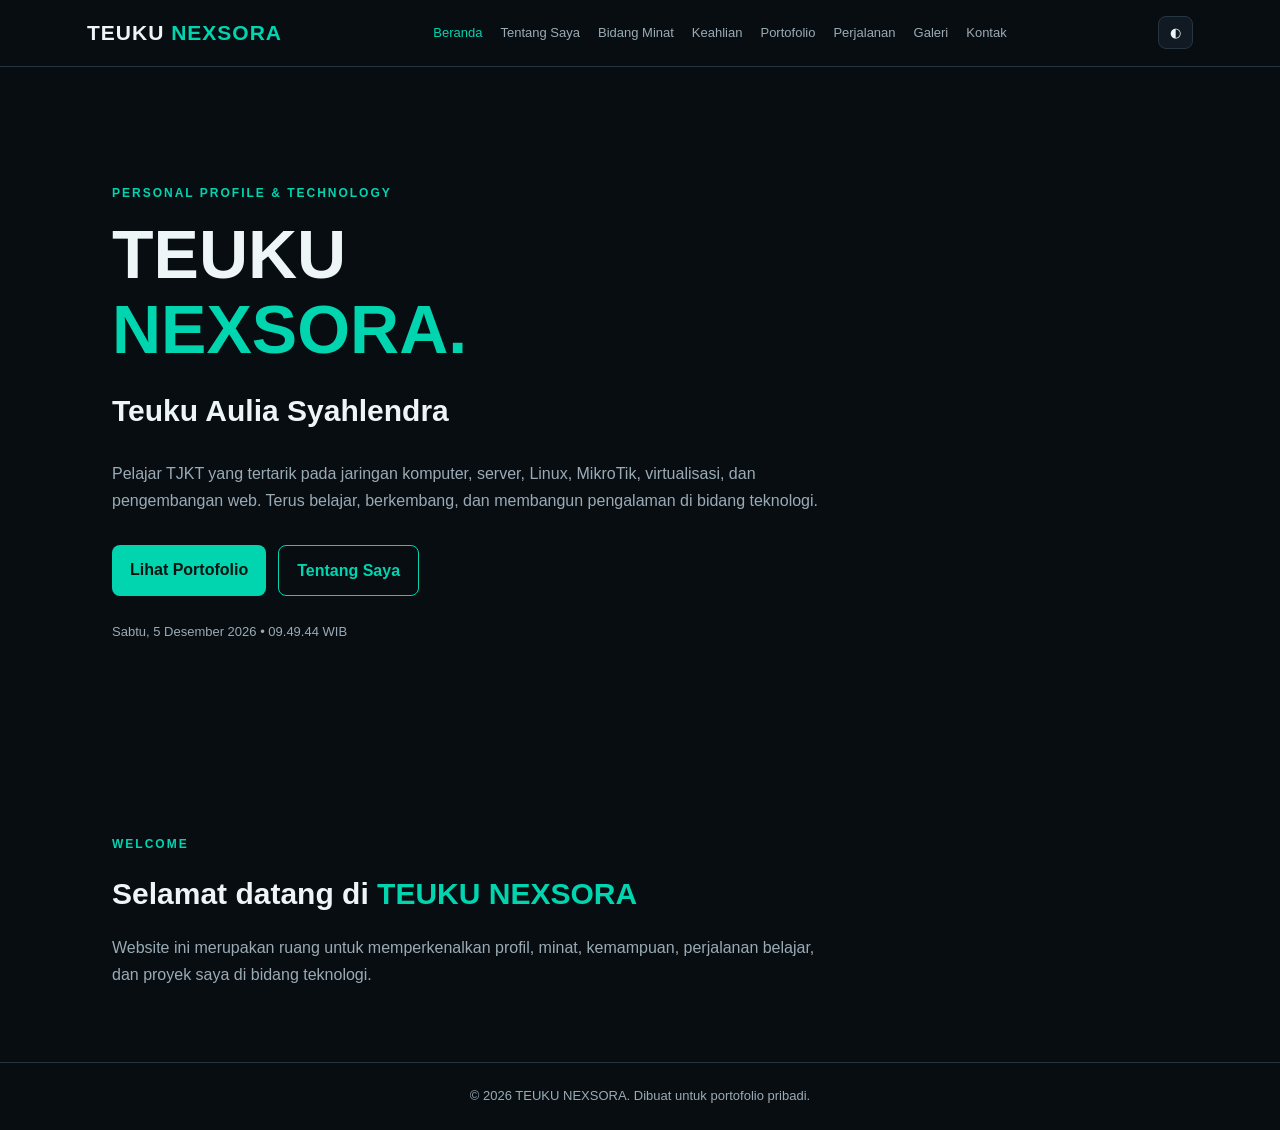
<file: index.html>
<!DOCTYPE html>
<html lang="id">
<head>
<meta charset="UTF-8">
<meta name="viewport" content="width=device-width, initial-scale=1.0">
<meta name="description" content="TEUKU NEXSORA - Portofolio Teuku Aulia Syahlendra di bidang teknologi dan jaringan komputer.">
<title>Beranda | TEUKU NEXSORA</title>
<link rel="stylesheet" href="style.css">
</head>
<body>
<header><nav>
<a class="logo" href="index.html">TEUKU <span>NEXSORA</span></a>
<div class="nav-links" id="navLinks"><a href="index.html">Beranda</a>
<a href="about.html">Tentang Saya</a>
<a href="minat.html">Bidang Minat</a>
<a href="keahlian.html">Keahlian</a>
<a href="portfolio.html">Portofolio</a>
<a href="perjalanan.html">Perjalanan</a>
<a href="galeri.html">Galeri</a>
<a href="kontak.html">Kontak</a></div>
<div class="controls">
<button class="icon-btn" onclick="toggleTheme()" aria-label="Ganti tema">◐</button>
<button class="icon-btn menu-btn" onclick="toggleMenu()" aria-label="Buka menu">☰</button>
</div>
</nav></header>
<main>

<section class="hero">
  <div class="eyebrow">PERSONAL PROFILE & TECHNOLOGY</div>
  <h1>TEUKU<br><span>NEXSORA.</span></h1>
  <h2>Teuku Aulia Syahlendra</h2>
  <p>Pelajar TJKT yang tertarik pada jaringan komputer, server, Linux, MikroTik, virtualisasi, dan pengembangan web. Terus belajar, berkembang, dan membangun pengalaman di bidang teknologi.</p>
  <div class="actions"><a class="button" href="portfolio.html">Lihat Portofolio</a><a class="button outline" href="about.html">Tentang Saya</a></div>
  <p class="clock" id="clock">Memuat waktu WIB...</p>
</section>
<section class="section">
  <div class="eyebrow">WELCOME</div><h2>Selamat datang di <span>TEUKU NEXSORA</span></h2>
  <p class="muted">Website ini merupakan ruang untuk memperkenalkan profil, minat, kemampuan, perjalanan belajar, dan proyek saya di bidang teknologi.</p>
</section>

</main>
<footer>© <span id="year"></span> TEUKU NEXSORA. Dibuat untuk portofolio pribadi.</footer>
<script src="script.js"></script>
</body>
</html>
</file>
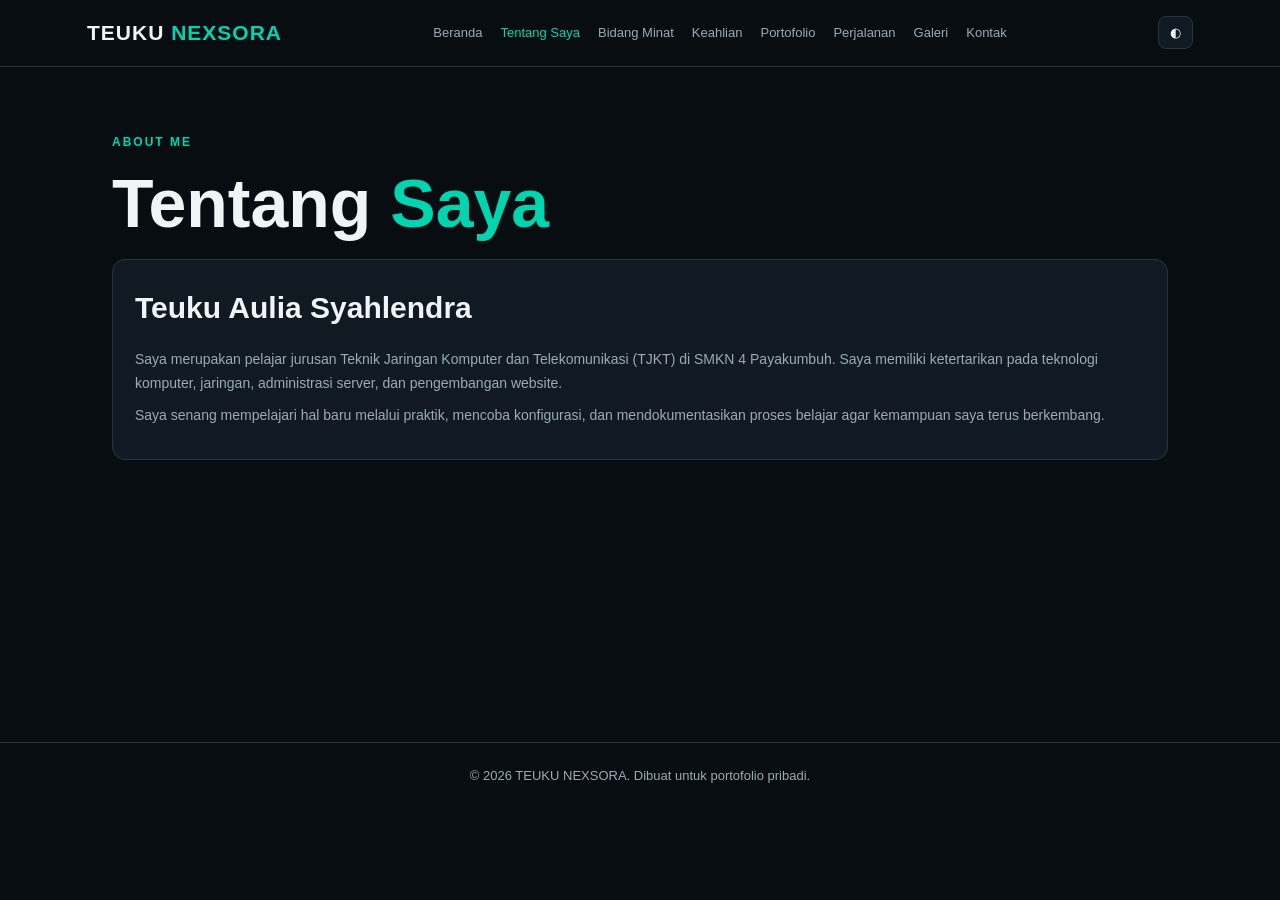
<file: about.html>
<!DOCTYPE html>
<html lang="id">
<head>
<meta charset="UTF-8">
<meta name="viewport" content="width=device-width, initial-scale=1.0">
<meta name="description" content="TEUKU NEXSORA - Portofolio Teuku Aulia Syahlendra di bidang teknologi dan jaringan komputer.">
<title>Tentang Saya | TEUKU NEXSORA</title>
<link rel="stylesheet" href="style.css">
</head>
<body>
<header><nav>
<a class="logo" href="index.html">TEUKU <span>NEXSORA</span></a>
<div class="nav-links" id="navLinks"><a href="index.html">Beranda</a>
<a href="about.html">Tentang Saya</a>
<a href="minat.html">Bidang Minat</a>
<a href="keahlian.html">Keahlian</a>
<a href="portfolio.html">Portofolio</a>
<a href="perjalanan.html">Perjalanan</a>
<a href="galeri.html">Galeri</a>
<a href="kontak.html">Kontak</a></div>
<div class="controls">
<button class="icon-btn" onclick="toggleTheme()" aria-label="Ganti tema">◐</button>
<button class="icon-btn menu-btn" onclick="toggleMenu()" aria-label="Buka menu">☰</button>
</div>
</nav></header>
<main>

<section class="section">
  <div class="eyebrow">ABOUT ME</div><h1>Tentang <span>Saya</span></h1>
  <div class="panel"><h2>Teuku Aulia Syahlendra</h2>
  <p>Saya merupakan pelajar jurusan Teknik Jaringan Komputer dan Telekomunikasi (TJKT) di SMKN 4 Payakumbuh. Saya memiliki ketertarikan pada teknologi komputer, jaringan, administrasi server, dan pengembangan website.</p>
  <p>Saya senang mempelajari hal baru melalui praktik, mencoba konfigurasi, dan mendokumentasikan proses belajar agar kemampuan saya terus berkembang.</p></div>
</section>

</main>
<footer>© <span id="year"></span> TEUKU NEXSORA. Dibuat untuk portofolio pribadi.</footer>
<script src="script.js"></script>
</body>
</html>
</file>
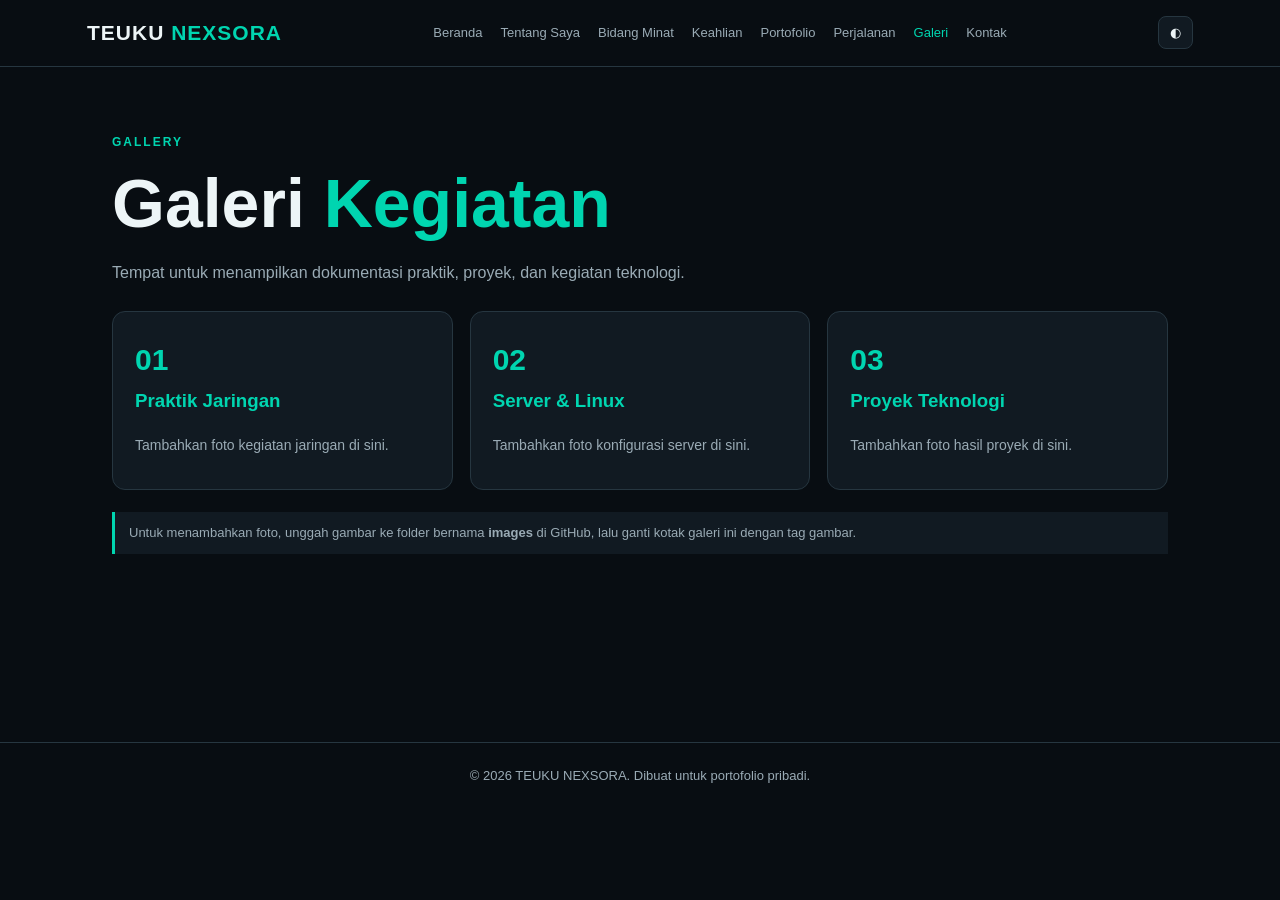
<file: galeri.html>
<!DOCTYPE html>
<html lang="id">
<head>
<meta charset="UTF-8">
<meta name="viewport" content="width=device-width, initial-scale=1.0">
<meta name="description" content="TEUKU NEXSORA - Portofolio Teuku Aulia Syahlendra di bidang teknologi dan jaringan komputer.">
<title>Galeri | TEUKU NEXSORA</title>
<link rel="stylesheet" href="style.css">
</head>
<body>
<header><nav>
<a class="logo" href="index.html">TEUKU <span>NEXSORA</span></a>
<div class="nav-links" id="navLinks"><a href="index.html">Beranda</a>
<a href="about.html">Tentang Saya</a>
<a href="minat.html">Bidang Minat</a>
<a href="keahlian.html">Keahlian</a>
<a href="portfolio.html">Portofolio</a>
<a href="perjalanan.html">Perjalanan</a>
<a href="galeri.html">Galeri</a>
<a href="kontak.html">Kontak</a></div>
<div class="controls">
<button class="icon-btn" onclick="toggleTheme()" aria-label="Ganti tema">◐</button>
<button class="icon-btn menu-btn" onclick="toggleMenu()" aria-label="Buka menu">☰</button>
</div>
</nav></header>
<main>

<section class="section">
  <div class="eyebrow">GALLERY</div><h1>Galeri <span>Kegiatan</span></h1>
  <p class="muted">Tempat untuk menampilkan dokumentasi praktik, proyek, dan kegiatan teknologi.</p>
  <div class="grid">
    <div class="gallery-placeholder"><span>01</span><h3>Praktik Jaringan</h3><p>Tambahkan foto kegiatan jaringan di sini.</p></div>
    <div class="gallery-placeholder"><span>02</span><h3>Server & Linux</h3><p>Tambahkan foto konfigurasi server di sini.</p></div>
    <div class="gallery-placeholder"><span>03</span><h3>Proyek Teknologi</h3><p>Tambahkan foto hasil proyek di sini.</p></div>
  </div>
  <p class="notice">Untuk menambahkan foto, unggah gambar ke folder bernama <b>images</b> di GitHub, lalu ganti kotak galeri ini dengan tag gambar.</p>
</section>

</main>
<footer>© <span id="year"></span> TEUKU NEXSORA. Dibuat untuk portofolio pribadi.</footer>
<script src="script.js"></script>
</body>
</html>
</file>
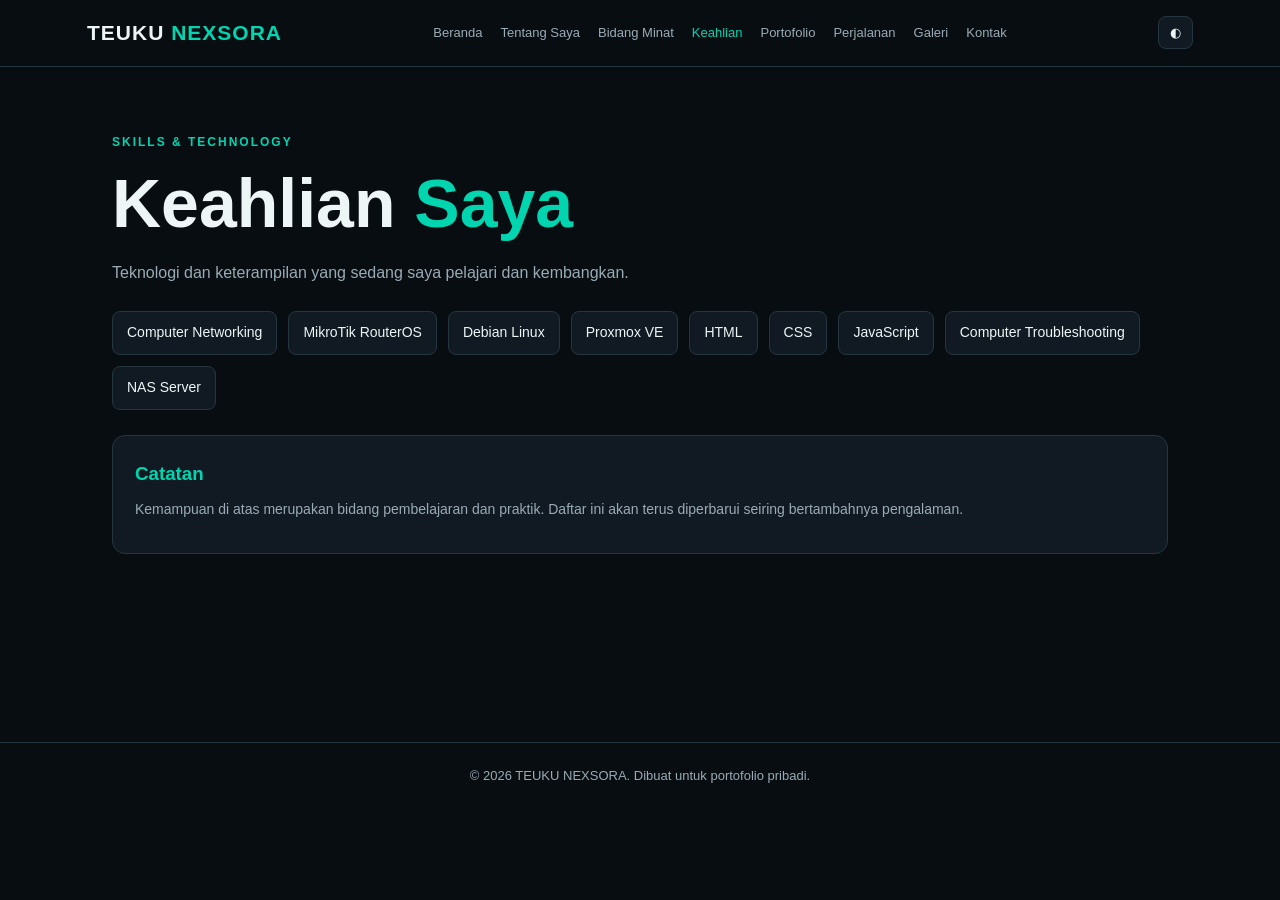
<file: keahlian.html>
<!DOCTYPE html>
<html lang="id">
<head>
<meta charset="UTF-8">
<meta name="viewport" content="width=device-width, initial-scale=1.0">
<meta name="description" content="TEUKU NEXSORA - Portofolio Teuku Aulia Syahlendra di bidang teknologi dan jaringan komputer.">
<title>Keahlian | TEUKU NEXSORA</title>
<link rel="stylesheet" href="style.css">
</head>
<body>
<header><nav>
<a class="logo" href="index.html">TEUKU <span>NEXSORA</span></a>
<div class="nav-links" id="navLinks"><a href="index.html">Beranda</a>
<a href="about.html">Tentang Saya</a>
<a href="minat.html">Bidang Minat</a>
<a href="keahlian.html">Keahlian</a>
<a href="portfolio.html">Portofolio</a>
<a href="perjalanan.html">Perjalanan</a>
<a href="galeri.html">Galeri</a>
<a href="kontak.html">Kontak</a></div>
<div class="controls">
<button class="icon-btn" onclick="toggleTheme()" aria-label="Ganti tema">◐</button>
<button class="icon-btn menu-btn" onclick="toggleMenu()" aria-label="Buka menu">☰</button>
</div>
</nav></header>
<main>

<section class="section">
  <div class="eyebrow">SKILLS & TECHNOLOGY</div><h1>Keahlian <span>Saya</span></h1>
  <p class="muted">Teknologi dan keterampilan yang sedang saya pelajari dan kembangkan.</p>
  <div class="chips"><span>Computer Networking</span><span>MikroTik RouterOS</span><span>Debian Linux</span><span>Proxmox VE</span><span>HTML</span><span>CSS</span><span>JavaScript</span><span>Computer Troubleshooting</span><span>NAS Server</span></div>
  <div class="panel"><h3>Catatan</h3><p>Kemampuan di atas merupakan bidang pembelajaran dan praktik. Daftar ini akan terus diperbarui seiring bertambahnya pengalaman.</p></div>
</section>

</main>
<footer>© <span id="year"></span> TEUKU NEXSORA. Dibuat untuk portofolio pribadi.</footer>
<script src="script.js"></script>
</body>
</html>
</file>
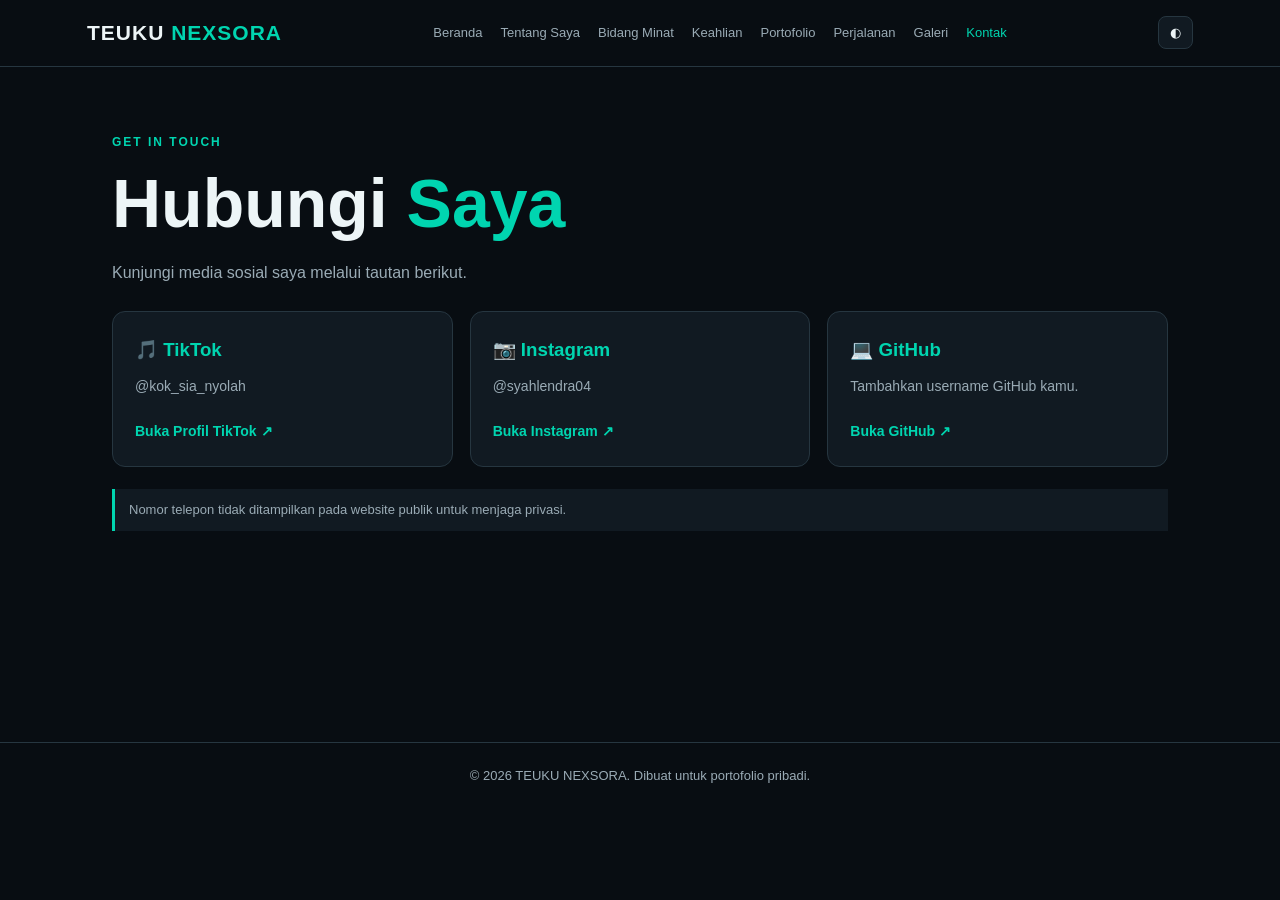
<file: kontak.html>
<!DOCTYPE html>
<html lang="id">
<head>
<meta charset="UTF-8">
<meta name="viewport" content="width=device-width, initial-scale=1.0">
<meta name="description" content="TEUKU NEXSORA - Portofolio Teuku Aulia Syahlendra di bidang teknologi dan jaringan komputer.">
<title>Kontak | TEUKU NEXSORA</title>
<link rel="stylesheet" href="style.css">
</head>
<body>
<header><nav>
<a class="logo" href="index.html">TEUKU <span>NEXSORA</span></a>
<div class="nav-links" id="navLinks"><a href="index.html">Beranda</a>
<a href="about.html">Tentang Saya</a>
<a href="minat.html">Bidang Minat</a>
<a href="keahlian.html">Keahlian</a>
<a href="portfolio.html">Portofolio</a>
<a href="perjalanan.html">Perjalanan</a>
<a href="galeri.html">Galeri</a>
<a href="kontak.html">Kontak</a></div>
<div class="controls">
<button class="icon-btn" onclick="toggleTheme()" aria-label="Ganti tema">◐</button>
<button class="icon-btn menu-btn" onclick="toggleMenu()" aria-label="Buka menu">☰</button>
</div>
</nav></header>
<main>

<section class="section">
  <div class="eyebrow">GET IN TOUCH</div><h1>Hubungi <span>Saya</span></h1>
  <p class="muted">Kunjungi media sosial saya melalui tautan berikut.</p>
  <div class="grid contact-grid">
    <article class="card"><h3>🎵 TikTok</h3><p>@kok_sia_nyolah</p><a class="text-link" href="https://www.tiktok.com/@kok_sia_nyolah" target="_blank" rel="noopener">Buka Profil TikTok ↗</a></article>
    <article class="card"><h3>📷 Instagram</h3><p>@syahlendra04</p><a class="text-link" href="https://instagram.com/syahlendra04" target="_blank" rel="noopener">Buka Instagram ↗</a></article>
    <article class="card"><h3>💻 GitHub</h3><p>Tambahkan username GitHub kamu.</p><a class="text-link" href="https://github.com/" target="_blank" rel="noopener">Buka GitHub ↗</a></article>
  </div>
  <p class="notice">Nomor telepon tidak ditampilkan pada website publik untuk menjaga privasi.</p>
</section>

</main>
<footer>© <span id="year"></span> TEUKU NEXSORA. Dibuat untuk portofolio pribadi.</footer>
<script src="script.js"></script>
</body>
</html>
</file>
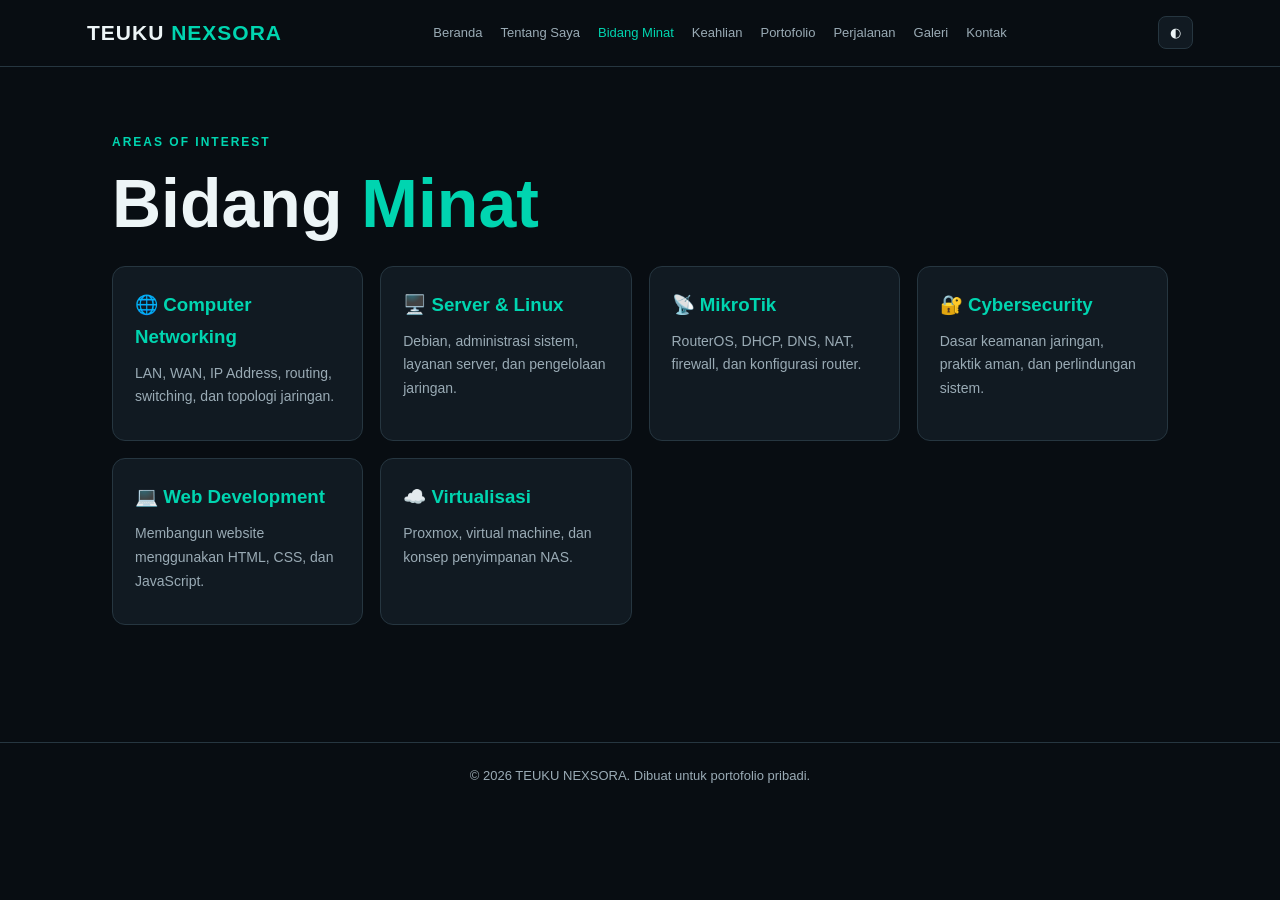
<file: minat.html>
<!DOCTYPE html>
<html lang="id">
<head>
<meta charset="UTF-8">
<meta name="viewport" content="width=device-width, initial-scale=1.0">
<meta name="description" content="TEUKU NEXSORA - Portofolio Teuku Aulia Syahlendra di bidang teknologi dan jaringan komputer.">
<title>Bidang Minat | TEUKU NEXSORA</title>
<link rel="stylesheet" href="style.css">
</head>
<body>
<header><nav>
<a class="logo" href="index.html">TEUKU <span>NEXSORA</span></a>
<div class="nav-links" id="navLinks"><a href="index.html">Beranda</a>
<a href="about.html">Tentang Saya</a>
<a href="minat.html">Bidang Minat</a>
<a href="keahlian.html">Keahlian</a>
<a href="portfolio.html">Portofolio</a>
<a href="perjalanan.html">Perjalanan</a>
<a href="galeri.html">Galeri</a>
<a href="kontak.html">Kontak</a></div>
<div class="controls">
<button class="icon-btn" onclick="toggleTheme()" aria-label="Ganti tema">◐</button>
<button class="icon-btn menu-btn" onclick="toggleMenu()" aria-label="Buka menu">☰</button>
</div>
</nav></header>
<main>

<section class="section">
  <div class="eyebrow">AREAS OF INTEREST</div><h1>Bidang <span>Minat</span></h1>
  <div class="grid">
    <article class="card"><h3>🌐 Computer Networking</h3><p>LAN, WAN, IP Address, routing, switching, dan topologi jaringan.</p></article>
    <article class="card"><h3>🖥️ Server & Linux</h3><p>Debian, administrasi sistem, layanan server, dan pengelolaan jaringan.</p></article>
    <article class="card"><h3>📡 MikroTik</h3><p>RouterOS, DHCP, DNS, NAT, firewall, dan konfigurasi router.</p></article>
    <article class="card"><h3>🔐 Cybersecurity</h3><p>Dasar keamanan jaringan, praktik aman, dan perlindungan sistem.</p></article>
    <article class="card"><h3>💻 Web Development</h3><p>Membangun website menggunakan HTML, CSS, dan JavaScript.</p></article>
    <article class="card"><h3>☁️ Virtualisasi</h3><p>Proxmox, virtual machine, dan konsep penyimpanan NAS.</p></article>
  </div>
</section>

</main>
<footer>© <span id="year"></span> TEUKU NEXSORA. Dibuat untuk portofolio pribadi.</footer>
<script src="script.js"></script>
</body>
</html>
</file>
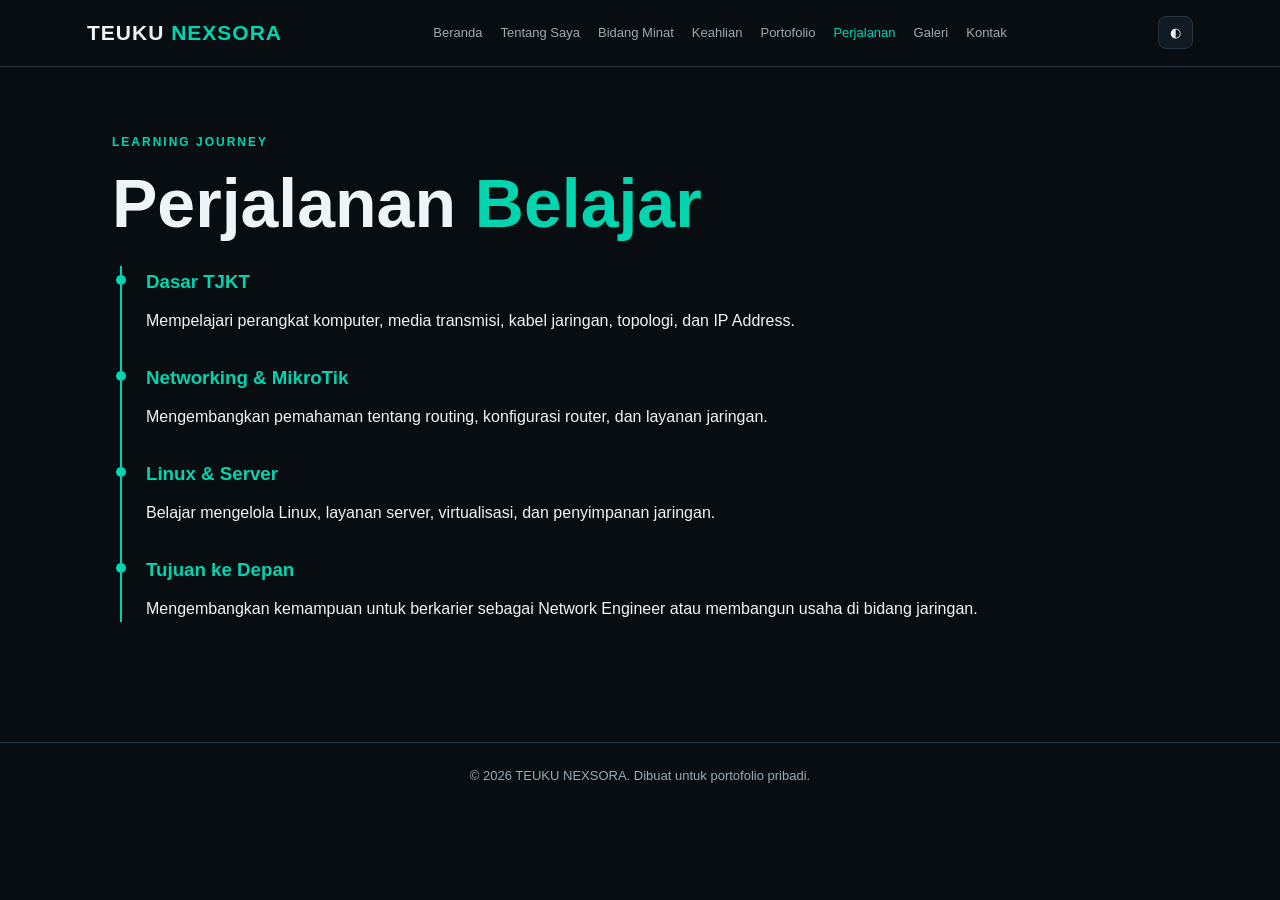
<file: perjalanan.html>
<!DOCTYPE html>
<html lang="id">
<head>
<meta charset="UTF-8">
<meta name="viewport" content="width=device-width, initial-scale=1.0">
<meta name="description" content="TEUKU NEXSORA - Portofolio Teuku Aulia Syahlendra di bidang teknologi dan jaringan komputer.">
<title>Perjalanan | TEUKU NEXSORA</title>
<link rel="stylesheet" href="style.css">
</head>
<body>
<header><nav>
<a class="logo" href="index.html">TEUKU <span>NEXSORA</span></a>
<div class="nav-links" id="navLinks"><a href="index.html">Beranda</a>
<a href="about.html">Tentang Saya</a>
<a href="minat.html">Bidang Minat</a>
<a href="keahlian.html">Keahlian</a>
<a href="portfolio.html">Portofolio</a>
<a href="perjalanan.html">Perjalanan</a>
<a href="galeri.html">Galeri</a>
<a href="kontak.html">Kontak</a></div>
<div class="controls">
<button class="icon-btn" onclick="toggleTheme()" aria-label="Ganti tema">◐</button>
<button class="icon-btn menu-btn" onclick="toggleMenu()" aria-label="Buka menu">☰</button>
</div>
</nav></header>
<main>

<section class="section">
  <div class="eyebrow">LEARNING JOURNEY</div><h1>Perjalanan <span>Belajar</span></h1>
  <div class="timeline">
    <div class="timeline-item"><h3>Dasar TJKT</h3><p>Mempelajari perangkat komputer, media transmisi, kabel jaringan, topologi, dan IP Address.</p></div>
    <div class="timeline-item"><h3>Networking & MikroTik</h3><p>Mengembangkan pemahaman tentang routing, konfigurasi router, dan layanan jaringan.</p></div>
    <div class="timeline-item"><h3>Linux & Server</h3><p>Belajar mengelola Linux, layanan server, virtualisasi, dan penyimpanan jaringan.</p></div>
    <div class="timeline-item"><h3>Tujuan ke Depan</h3><p>Mengembangkan kemampuan untuk berkarier sebagai Network Engineer atau membangun usaha di bidang jaringan.</p></div>
  </div>
</section>

</main>
<footer>© <span id="year"></span> TEUKU NEXSORA. Dibuat untuk portofolio pribadi.</footer>
<script src="script.js"></script>
</body>
</html>
</file>
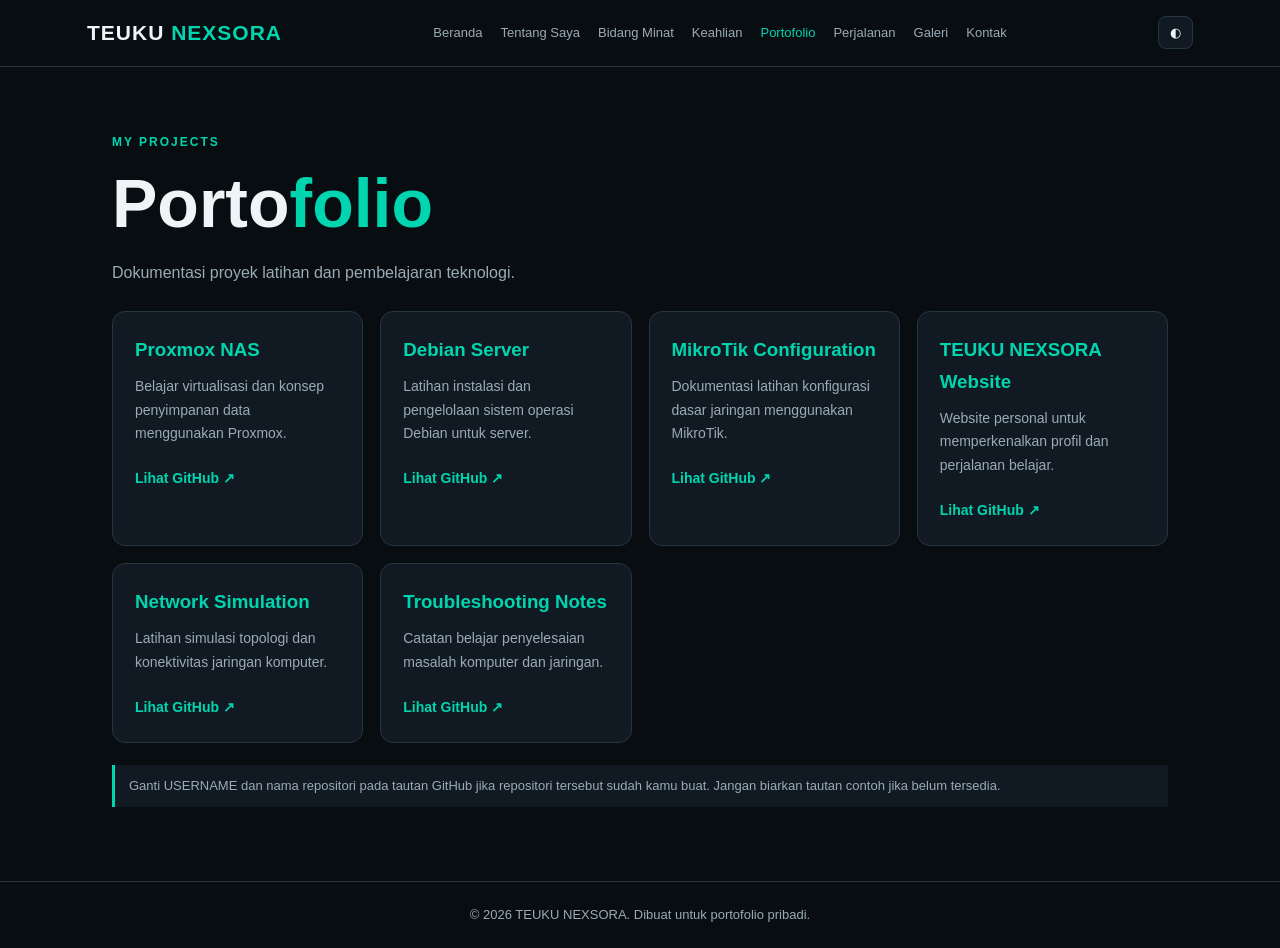
<file: portfolio.html>
<!DOCTYPE html>
<html lang="id">
<head>
<meta charset="UTF-8">
<meta name="viewport" content="width=device-width, initial-scale=1.0">
<meta name="description" content="TEUKU NEXSORA - Portofolio Teuku Aulia Syahlendra di bidang teknologi dan jaringan komputer.">
<title>Portofolio | TEUKU NEXSORA</title>
<link rel="stylesheet" href="style.css">
</head>
<body>
<header><nav>
<a class="logo" href="index.html">TEUKU <span>NEXSORA</span></a>
<div class="nav-links" id="navLinks"><a href="index.html">Beranda</a>
<a href="about.html">Tentang Saya</a>
<a href="minat.html">Bidang Minat</a>
<a href="keahlian.html">Keahlian</a>
<a href="portfolio.html">Portofolio</a>
<a href="perjalanan.html">Perjalanan</a>
<a href="galeri.html">Galeri</a>
<a href="kontak.html">Kontak</a></div>
<div class="controls">
<button class="icon-btn" onclick="toggleTheme()" aria-label="Ganti tema">◐</button>
<button class="icon-btn menu-btn" onclick="toggleMenu()" aria-label="Buka menu">☰</button>
</div>
</nav></header>
<main>

<section class="section">
  <div class="eyebrow">MY PROJECTS</div><h1>Porto<span>folio</span></h1>
  <p class="muted">Dokumentasi proyek latihan dan pembelajaran teknologi.</p>
  <div class="grid">
    <article class="card"><h3>Proxmox NAS</h3><p>Belajar virtualisasi dan konsep penyimpanan data menggunakan Proxmox.</p><a class="text-link" href="https://github.com/USERNAME/proxmox-nas" target="_blank" rel="noopener">Lihat GitHub ↗</a></article>
    <article class="card"><h3>Debian Server</h3><p>Latihan instalasi dan pengelolaan sistem operasi Debian untuk server.</p><a class="text-link" href="https://github.com/USERNAME/debian-server" target="_blank" rel="noopener">Lihat GitHub ↗</a></article>
    <article class="card"><h3>MikroTik Configuration</h3><p>Dokumentasi latihan konfigurasi dasar jaringan menggunakan MikroTik.</p><a class="text-link" href="https://github.com/USERNAME/mikrotik-config" target="_blank" rel="noopener">Lihat GitHub ↗</a></article>
    <article class="card"><h3>TEUKU NEXSORA Website</h3><p>Website personal untuk memperkenalkan profil dan perjalanan belajar.</p><a class="text-link" href="https://github.com/USERNAME/teuku-nexsora" target="_blank" rel="noopener">Lihat GitHub ↗</a></article>
    <article class="card"><h3>Network Simulation</h3><p>Latihan simulasi topologi dan konektivitas jaringan komputer.</p><a class="text-link" href="https://github.com/USERNAME/network-simulation" target="_blank" rel="noopener">Lihat GitHub ↗</a></article>
    <article class="card"><h3>Troubleshooting Notes</h3><p>Catatan belajar penyelesaian masalah komputer dan jaringan.</p><a class="text-link" href="https://github.com/USERNAME/troubleshooting-notes" target="_blank" rel="noopener">Lihat GitHub ↗</a></article>
  </div>
  <p class="notice">Ganti USERNAME dan nama repositori pada tautan GitHub jika repositori tersebut sudah kamu buat. Jangan biarkan tautan contoh jika belum tersedia.</p>
</section>

</main>
<footer>© <span id="year"></span> TEUKU NEXSORA. Dibuat untuk portofolio pribadi.</footer>
<script src="script.js"></script>
</body>
</html>
</file>
<file: style.css>
:root{--bg:#080d12;--card:#111a22;--text:#edf5f7;--muted:#9aabb5;--accent:#00d5b0;--border:#263640}
body.light{--bg:#eef4f5;--card:#fff;--text:#14232b;--muted:#53656e;--border:#d5e0e3}
*{box-sizing:border-box;margin:0;padding:0}
html{scroll-behavior:smooth}
body{background:var(--bg);color:var(--text);font-family:Arial,sans-serif;line-height:1.7;transition:.25s}
a{color:inherit;text-decoration:none}
header{position:sticky;top:0;z-index:10;background:var(--bg);border-bottom:1px solid var(--border)}
nav{max-width:1150px;margin:auto;padding:15px 22px;display:flex;align-items:center;justify-content:space-between;gap:15px}
.logo{font-size:21px;font-weight:900;letter-spacing:1px;white-space:nowrap}.logo span,h1 span,h2 span{color:var(--accent)}
.nav-links{display:flex;gap:18px;align-items:center}.nav-links a{color:var(--muted);font-size:13px}.nav-links a:hover,.nav-links a.active{color:var(--accent)}
.controls{display:flex;gap:8px}.icon-btn{background:var(--card);border:1px solid var(--border);color:var(--text);padding:8px 11px;border-radius:8px;cursor:pointer}
.menu-btn{display:none}
main{max-width:1100px;margin:auto;padding:0 22px;min-height:75vh}
.hero{min-height:78vh;display:flex;flex-direction:column;justify-content:center;align-items:flex-start;padding:70px 0}
.eyebrow{font-size:12px;letter-spacing:2px;font-weight:bold;color:var(--accent);margin-bottom:14px}
h1{font-size:clamp(40px,7vw,68px);line-height:1.1;margin-bottom:18px}
h2{font-size:30px;margin-bottom:15px}h3{margin-bottom:8px;color:var(--accent)}
p{margin:9px 0}.hero p,.muted{color:var(--muted);max-width:720px}
.actions{display:flex;gap:12px;flex-wrap:wrap;margin-top:22px}
.button{display:inline-block;padding:11px 18px;border-radius:8px;background:var(--accent);color:#061511;font-weight:bold}
.button.outline{background:transparent;border:1px solid var(--accent);color:var(--accent)}
.clock{font-size:13px;color:var(--muted);margin-top:25px}
.section{padding:65px 0}.grid{display:grid;grid-template-columns:repeat(auto-fit,minmax(230px,1fr));gap:17px;margin-top:25px}
.card,.panel,.gallery-placeholder{background:var(--card);border:1px solid var(--border);border-radius:13px;padding:22px}
.card{transition:.2s}.card:hover{transform:translateY(-4px);border-color:var(--accent)}
.card p,.panel p,.gallery-placeholder p{font-size:14px;color:var(--muted)}
.text-link{display:inline-block;color:var(--accent);font-size:14px;font-weight:bold;margin-top:12px}
.chips{display:flex;flex-wrap:wrap;gap:11px;margin:25px 0}.chips span{background:var(--card);border:1px solid var(--border);padding:9px 14px;border-radius:8px;font-size:14px}
.notice{font-size:13px;color:var(--muted);border-left:3px solid var(--accent);padding:10px 14px;margin-top:22px;background:var(--card)}
.timeline{border-left:2px solid var(--accent);margin:25px 0 0 8px;padding-left:24px}.timeline-item{position:relative;margin:0 0 28px}.timeline-item:before{content:"";position:absolute;width:10px;height:10px;border-radius:50%;background:var(--accent);left:-30px;top:9px}
.gallery-placeholder{min-height:170px;display:flex;flex-direction:column;justify-content:center}.gallery-placeholder span{font-size:30px;color:var(--accent);font-weight:bold}
footer{text-align:center;border-top:1px solid var(--border);padding:22px;color:var(--muted);font-size:13px}
@media(max-width:900px){.nav-links{gap:10px}.nav-links a{font-size:12px}}
@media(max-width:760px){.menu-btn{display:block}.nav-links{display:none;position:absolute;top:62px;left:0;right:0;padding:18px 22px;background:var(--bg);border-bottom:1px solid var(--border);flex-direction:column;align-items:flex-start}.nav-links.show{display:flex}.logo{font-size:18px}.section{padding:48px 0}}
</file>
